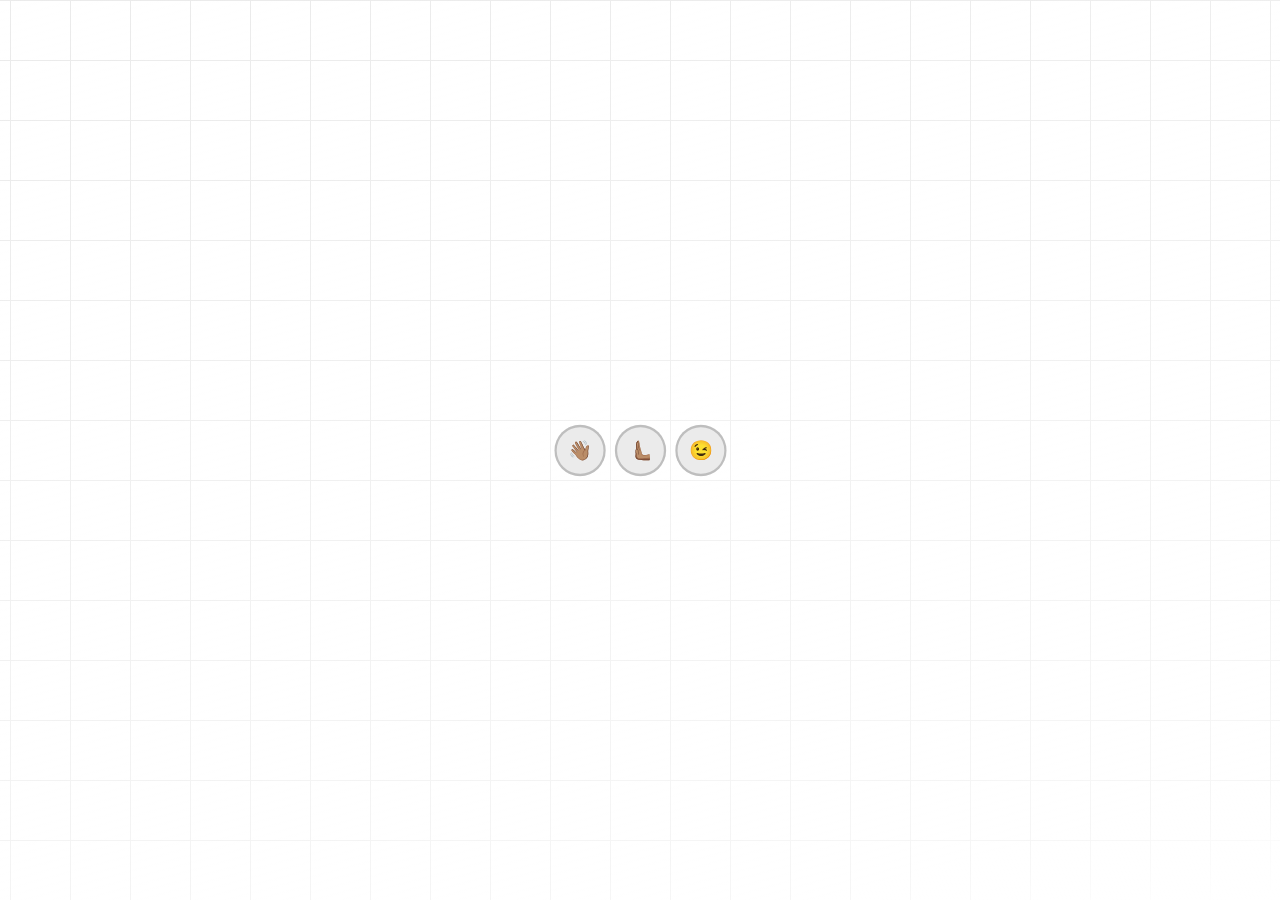
<file: css-interpolate/index.html>
<!DOCTYPE html>
<html lang="en">
  <head>
    <meta charset="UTF-8" />
    <meta name="viewport" content="width=device-width, initial-scale=1.0" />
    <title>CSS Interpolate size</title>
    <link rel="stylesheet" href="./main.css" />
  </head>
  <body>
    <div class="container">
      <button>
        <strong>👋🏽</strong>
        <span>Hey There</span>
      </button>
      <button>
        <strong>🫷🏽</strong>
        <span>Wait</span>
      </button>
      <button>
        <strong>😉</strong>
        <span>Can i know you?</span>
      </button>
    </div>
  </body>
</html>
</file>
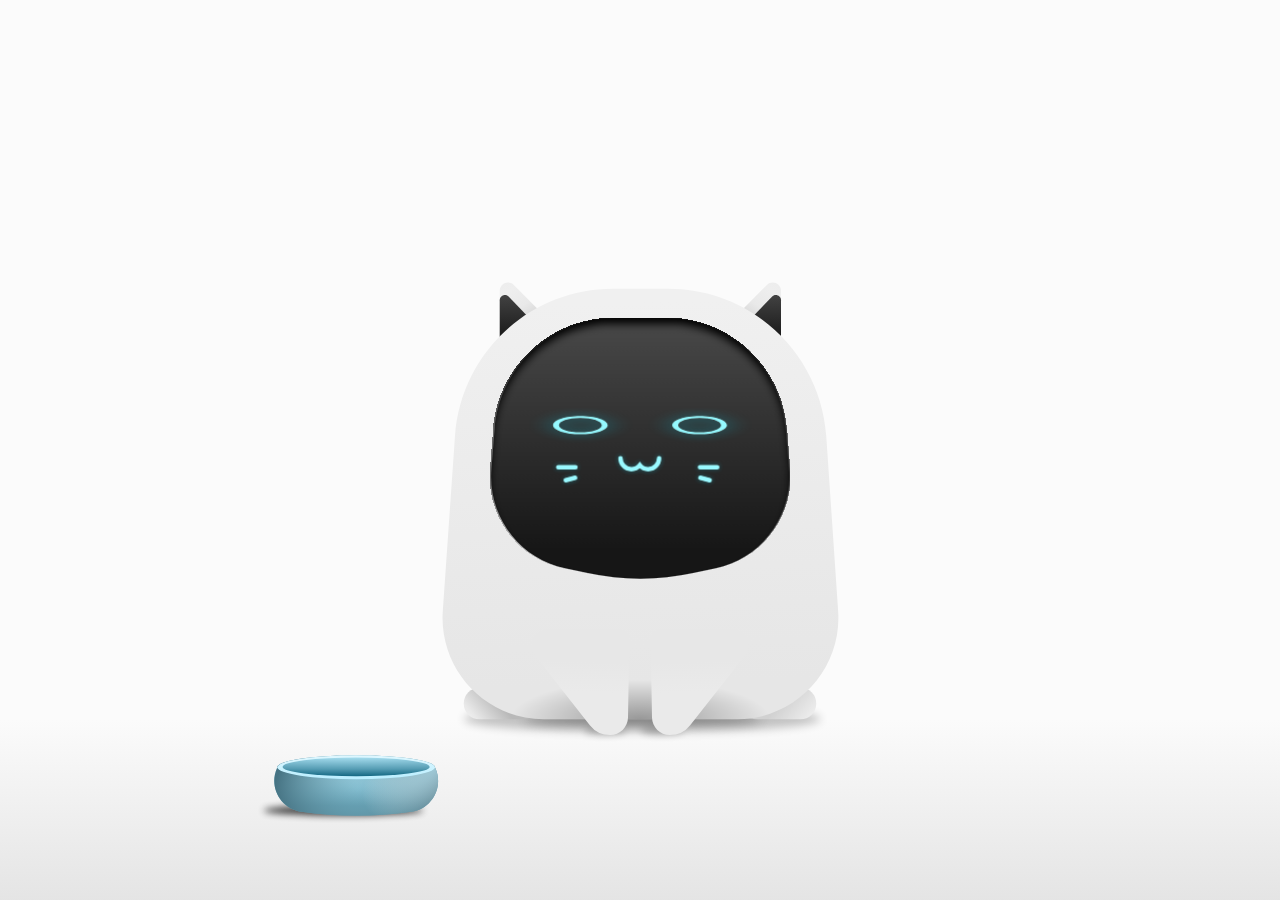
<file: goodboy/index.html>
<!DOCTYPE html>
<html lang="en">
  <head>
    <meta charset="UTF-8" />
    <meta name="viewport" content="width=device-width, initial-scale=1.0" />
    <title>Goodboy</title>
    <link rel="stylesheet" href="./style.css" />
  </head>
  <style></style>

  <body>
    <svg xmlns="http://www.w3.org/2000/svg" fill="none" viewBox="0 0 1600 1200">
      <g filter="url(#a)" opacity=".23">
        <ellipse cx="803" cy="958.5" fill="#000" rx="238" ry="17.5" />
      </g>
      <g filter="url(#b)" opacity=".4">
        <ellipse cx="803" cy="959" fill="#000" rx="159" ry="7" />
      </g>
      <g filter="url(#c)" opacity=".23">
        <ellipse cx="753.5" cy="974.5" fill="#000" rx="27.5" ry="5.5" />
      </g>
      <g filter="url(#d)" opacity=".23">
        <ellipse cx="829.5" cy="974.5" fill="#000" rx="28.5" ry="5.5" />
      </g>
      <rect width="100" height="42" x="565" y="917" fill="url(#e)" rx="21" />
      <rect
        width="100"
        height="42"
        fill="url(#f)"
        rx="21"
        transform="matrix(-1 0 0 1 1035 917)"
      />
      <g id="ear">
        <g id="ear-left">
          <path
            fill="url(#g)"
            d="M613 486.5v-98.828c0-9.816 11.882-14.716 18.802-7.754L694 442.5l-81 44Z"
          />
          <path
            fill="url(#h)"
            d="M613 495.5v-95.124c0-6.303 7.676-9.395 12.045-4.853L676 448.5l-63 47Z"
          />
          <path
            fill="url(#i)"
            d="M613 495.5v-95.124c0-6.303 7.676-9.395 12.045-4.853L676 448.5l-63 47Z"
          />
        </g>
        <g id="ear-right">
          <path
            fill="url(#j)"
            d="M988 486.5v-98.828c0-9.816-11.882-14.716-18.802-7.754L907 442.5l81 44Z"
          />
          <path
            fill="url(#k)"
            d="M988 495.5v-95.124c0-6.303-7.676-9.395-12.045-4.853L925 448.5l63 47Z"
          />
          <path
            fill="url(#l)"
            d="M988 495.5v-95.124c0-6.303-7.676-9.395-12.045-4.853L925 448.5l63 47Z"
          />
        </g>
      </g>
      <path
        fill="url(#m)"
        d="M553.318 581.332C561.024 470.76 652.968 385 763.808 385h74.042c110.98 0 202.99 85.972 210.51 196.697l15.85 233.152C1069.5 892.83 1007.68 959 929.516 959H671.735c-78.253 0-140.113-66.321-134.673-144.385l16.256-233.283Z"
      />
      <path
        fill="url(#n)"
        d="M553.318 581.332C561.024 470.76 652.968 385 763.808 385h74.042c110.98 0 202.99 85.972 210.51 196.697l15.85 233.152C1069.5 892.83 1007.68 959 929.516 959H671.735c-78.253 0-140.113-66.321-134.673-144.385l16.256-233.283Z"
      />
      <path
        fill="url(#o)"
        d="M866.899 966.839A34.522 34.522 0 0 1 839.778 980c-12.982 0-23.568-10.409-23.787-23.389l-1.768-104.892c-.123-7.264 5.733-13.219 12.998-13.219h95.442c18.37 0 28.65 21.183 17.282 35.614l-73.046 92.725Z"
      />
      <path
        fill="url(#p)"
        d="M733.101 966.839A34.522 34.522 0 0 0 760.222 980c12.982 0 23.568-10.409 23.787-23.389l1.768-104.892c.123-7.264-5.733-13.219-12.998-13.219h-95.442c-18.37 0-28.65 21.183-17.282 35.614l73.046 92.725Z"
      />
      <g filter="url(#q)" id="face">
        <path
          fill="url(#r)"
          d="M605.734 572.427C612.297 488.642 682.201 424 766.243 424h68.514c84.042 0 153.946 64.642 160.509 148.427l4.173 53.273c4.901 62.543-37.319 119.029-98.689 132.042l-30.137 6.391a338.018 338.018 0 0 1-140.226 0l-30.137-6.391c-61.37-13.013-103.588-69.499-98.689-132.042l4.173-53.273Z"
        />
      </g>
      <g id="face-components">
        <!-- Eyes -->
        <g id="eye">
          <!-- Left Eye -->
          <g filter="url(#s)" id="left-eye">
            <path
              fill="#95F9FF"
              fill-rule="evenodd"
              d="M720.5 532c-15.74 0-28.5 12.76-28.5 28.5s12.76 28.5 28.5 28.5 28.5-12.76 28.5-28.5-12.76-28.5-28.5-28.5Z 
              M684 560.5c0-20.158 16.342-36.5 36.5-36.5s36.5 16.342 36.5 36.5-16.342 36.5-36.5 36.5-36.5-16.342-36.5-36.5Z"
              clip-rule="evenodd"
            />
          </g>
          <!-- Right Eye -->
          <g filter="url(#t)">
            <path
              fill="#95F9FF"
              fill-rule="evenodd"
              d="M879.5 532c-15.74 0-28.5 12.76-28.5 28.5s12.76 28.5 28.5 28.5 28.5-12.76 28.5-28.5-12.76-28.5-28.5-28.5ZM843 560.5c0-20.158 16.342-36.5 36.5-36.5s36.5 16.342 36.5 36.5-16.342 36.5-36.5 36.5-36.5-16.342-36.5-36.5Z"
              clip-rule="evenodd"
            />
          </g>

          <animateTransform
            id="eyeOpened"
            attributeName="transform"
            type="scale"
            values="1,1;1,1;1,0;1,1;1,0;1,1;1,1"
            keyTimes="0;0.2;0.35;0.5;0.65;0.8;1"
            dur="1s"
            additive="replace"
            fill="freeze"
          />
        </g>

        <!-- Mouth -->
        <g filter="url(#u)">
          <path
            stroke="#99F9FF"
            stroke-linecap="round"
            stroke-width="6"
            d="M774 611c0 8.008 6.492 14.5 14.5 14.5 4.539 0 8.591-2.086 11.25-5.351A14.474 14.474 0 0 0 811 625.5c8.008 0 14.5-6.492 14.5-14.5"
          />
        </g>

        <!-- Kanan -->
        <g filter="url(#v)">
          <path
            stroke="#99F9FF"
            stroke-linecap="round"
            stroke-width="6"
            d="M714 623h-23"
          />
        </g>
        <g filter="url(#w)">
          <path
            stroke="#99F9FF"
            stroke-linecap="round"
            stroke-width="6"
            d="M713.557 637 701 640.365"
          />
        </g>

        <!-- Kiri -->
        <g id="kiri-1" filter="url(#x)">
          <path
            stroke="#99F9FF"
            stroke-linecap="round"
            stroke-width="6"
            d="M880 623h23"
          />
        </g>
        <g id="kiri-2" filter="url(#y)">
          <path
            stroke="#99F9FF"
            stroke-linecap="round"
            stroke-width="6"
            d="M880.443 637 893 640.365"
          />
        </g>
      </g>

      <!-- Plate -->
      <g filter="url(#z)" opacity=".8">
        <ellipse cx="404.5" cy="1080.5" fill="#000" rx="106" ry="6.5" />
      </g>
      <path
        fill="url(#A)"
        d="m526.5 1023 .383.82c11.761 25.24-4.166 54.67-31.726 58.63-48.688 7-98.277 6.98-146.965-.02-27.521-3.95-43.634-33.26-32.092-58.55l.4-.88c0-8.84 47.01-16 105-16s105 7.16 105 16Z"
      />
      <path
        fill="url(#B)"
        d="m526.5 1023 .383.82c11.761 25.24-4.166 54.67-31.726 58.63-48.688 7-98.277 6.98-146.965-.02-27.521-3.95-43.634-33.26-32.092-58.55l.4-.88c0-8.84 47.01-16 105-16s105 7.16 105 16Z"
      />
      <path
        fill="url(#C)"
        fill-opacity=".65"
        d="m526.5 1023 .383.82c11.761 25.24-4.166 54.67-31.726 58.63-48.688 7-98.277 6.98-146.965-.02-27.521-3.95-43.634-33.26-32.092-58.55l.4-.88c0-8.84 47.01-16 105-16s105 7.16 105 16Z"
      />
      <ellipse cx="421.5" cy="1023" fill="url(#D)" rx="105" ry="16" />
      <ellipse cx="421.5" cy="1022.5" fill="url(#E)" rx="98" ry="12.5" />

      <defs>
        <linearGradient
          id="e"
          x1="570"
          x2="605"
          y1="959"
          y2="929"
          gradientUnits="userSpaceOnUse"
        >
          <stop stop-color="#F0F0F0" />
          <stop offset=".212" stop-color="#E9E9E9" />
          <stop offset="1" stop-color="#B9B9B9" />
        </linearGradient>
        <linearGradient
          id="f"
          x1="5"
          x2="40"
          y1="42"
          y2="12"
          gradientUnits="userSpaceOnUse"
        >
          <stop stop-color="#F0F0F0" />
          <stop offset=".212" stop-color="#E9E9E9" />
          <stop offset="1" stop-color="#D1D1D1" />
        </linearGradient>
        <linearGradient
          id="g"
          x1="613"
          x2="658.582"
          y1="377"
          y2="445.448"
          gradientUnits="userSpaceOnUse"
        >
          <stop stop-color="#EDEDED" />
          <stop offset=".196" stop-color="#EEE" />
          <stop offset=".516" stop-color="#E9E9E9" />
          <stop offset="1" stop-color="#C8C8C8" />
        </linearGradient>
        <linearGradient
          id="h"
          x1="657.522"
          x2="602.771"
          y1="386.44"
          y2="440.411"
          gradientUnits="userSpaceOnUse"
        >
          <stop stop-color="#CECECE" />
          <stop offset="1" stop-color="#DBDBDB" stop-opacity=".56" />
        </linearGradient>
        <linearGradient
          id="i"
          x1="639.5"
          x2="639.5"
          y1="383"
          y2="454.837"
          gradientUnits="userSpaceOnUse"
        >
          <stop stop-color="#494949" />
          <stop offset="1" stop-color="#161616" />
        </linearGradient>
        <linearGradient
          id="j"
          x1="988"
          x2="942.418"
          y1="377"
          y2="445.448"
          gradientUnits="userSpaceOnUse"
        >
          <stop stop-color="#EDEDED" />
          <stop offset=".196" stop-color="#EEE" />
          <stop offset=".516" stop-color="#E9E9E9" />
          <stop offset="1" stop-color="#C8C8C8" />
        </linearGradient>
        <linearGradient
          id="k"
          x1="943.478"
          x2="998.229"
          y1="386.44"
          y2="440.411"
          gradientUnits="userSpaceOnUse"
        >
          <stop stop-color="#CECECE" />
          <stop offset="1" stop-color="#DBDBDB" stop-opacity=".56" />
        </linearGradient>
        <linearGradient
          id="l"
          x1="961.5"
          x2="961.5"
          y1="383"
          y2="454.837"
          gradientUnits="userSpaceOnUse"
        >
          <stop stop-color="#494949" />
          <stop offset="1" stop-color="#161616" />
        </linearGradient>
        <linearGradient
          id="m"
          x1="610"
          x2="625.469"
          y1="408.875"
          y2="916.152"
          gradientUnits="userSpaceOnUse"
        >
          <stop stop-color="#F0F0F0" />
          <stop offset="1" stop-color="#E6E6E6" />
        </linearGradient>
        <linearGradient
          id="o"
          x1="852.172"
          x2="849.214"
          y1="978.003"
          y2="882.592"
          gradientUnits="userSpaceOnUse"
        >
          <stop stop-color="#EAEAEA" />
          <stop offset=".574" stop-color="#EAEAEA" />
          <stop offset="1" stop-color="#E7E7E7" />
        </linearGradient>
        <linearGradient
          id="p"
          x1="747.828"
          x2="750.786"
          y1="978.003"
          y2="882.592"
          gradientUnits="userSpaceOnUse"
        >
          <stop stop-color="#EAEAEA" />
          <stop offset=".574" stop-color="#EAEAEA" />
          <stop offset="1" stop-color="#E7E7E7" />
        </linearGradient>
        <linearGradient
          id="r"
          x1="800.5"
          x2="800.5"
          y1="424"
          y2="735"
          gradientUnits="userSpaceOnUse"
        >
          <stop stop-color="#494949" />
          <stop offset="1" stop-color="#161616" />
        </linearGradient>
        <linearGradient
          id="D"
          x1="418.442"
          x2="418.442"
          y1="1005"
          y2="1039"
          gradientUnits="userSpaceOnUse"
        >
          <stop stop-color="#E2F8FF" />
          <stop offset="1" stop-color="#B9EEFF" />
        </linearGradient>
        <filter
          id="filter0_d_1_377"
          x="-13"
          y="0"
          width="139"
          height="73"
          filterUnits="userSpaceOnUse"
          color-interpolation-filters="sRGB"
        >
          <feFlood flood-opacity="0" result="BackgroundImageFix" />
          <feColorMatrix
            in="SourceAlpha"
            type="matrix"
            values="0 0 0 0 0 0 0 0 0 0 0 0 0 0 0 0 0 0 127 0"
            result="hardAlpha"
          />
          <feOffset />
          <feGaussianBlur stdDeviation="16.5" />
          <feComposite in2="hardAlpha" operator="out" />
          <feColorMatrix
            type="matrix"
            values="0 0 0 0 0 0 0 0 0 0.88 0 0 0 0 1 0 0 0 0.45 0"
          />
          <feBlend
            mode="normal"
            in2="BackgroundImageFix"
            result="effect1_dropShadow_1_377"
          />
          <feBlend
            mode="normal"
            in="SourceGraphic"
            in2="effect1_dropShadow_1_377"
            result="shape"
          />
        </filter>
        <filter
          id="a"
          width="502"
          height="61"
          x="552"
          y="928"
          color-interpolation-filters="sRGB"
          filterUnits="userSpaceOnUse"
        >
          <feFlood flood-opacity="0" result="BackgroundImageFix" />
          <feBlend in="SourceGraphic" in2="BackgroundImageFix" result="shape" />
          <feGaussianBlur
            result="effect1_foregroundBlur_1_2"
            stdDeviation="6.5"
          />
        </filter>
        <filter
          id="b"
          width="346"
          height="42"
          x="630"
          y="938"
          color-interpolation-filters="sRGB"
          filterUnits="userSpaceOnUse"
        >
          <feFlood flood-opacity="0" result="BackgroundImageFix" />
          <feBlend in="SourceGraphic" in2="BackgroundImageFix" result="shape" />
          <feGaussianBlur
            result="effect1_foregroundBlur_1_2"
            stdDeviation="7"
          />
        </filter>
        <filter
          id="c"
          width="75"
          height="31"
          x="716"
          y="959"
          color-interpolation-filters="sRGB"
          filterUnits="userSpaceOnUse"
        >
          <feFlood flood-opacity="0" result="BackgroundImageFix" />
          <feBlend in="SourceGraphic" in2="BackgroundImageFix" result="shape" />
          <feGaussianBlur
            result="effect1_foregroundBlur_1_2"
            stdDeviation="5"
          />
        </filter>
        <filter
          id="d"
          width="77"
          height="31"
          x="791"
          y="959"
          color-interpolation-filters="sRGB"
          filterUnits="userSpaceOnUse"
        >
          <feFlood flood-opacity="0" result="BackgroundImageFix" />
          <feBlend in="SourceGraphic" in2="BackgroundImageFix" result="shape" />
          <feGaussianBlur
            result="effect1_foregroundBlur_1_2"
            stdDeviation="5"
          />
        </filter>
        <filter
          id="q"
          width="398.649"
          height="355.485"
          x="601.175"
          y="424"
          color-interpolation-filters="sRGB"
          filterUnits="userSpaceOnUse"
        >
          <feFlood flood-opacity="0" result="BackgroundImageFix" />
          <feBlend in="SourceGraphic" in2="BackgroundImageFix" result="shape" />
          <feColorMatrix
            in="SourceAlpha"
            result="hardAlpha"
            values="0 0 0 0 0 0 0 0 0 0 0 0 0 0 0 0 0 0 127 0"
          />
          <feOffset dy="8" />
          <feGaussianBlur stdDeviation="5.5" />
          <feComposite in2="hardAlpha" k2="-1" k3="1" operator="arithmetic" />
          <feColorMatrix values="0 0 0 0 0 0 0 0 0 0 0 0 0 0 0 0 0 0 1 0" />
          <feBlend in2="shape" result="effect1_innerShadow_1_2" />
        </filter>
        <filter
          id="s"
          width="139"
          height="139"
          x="651"
          y="491"
          color-interpolation-filters="sRGB"
          filterUnits="userSpaceOnUse"
        >
          <feFlood flood-opacity="0" result="BackgroundImageFix" />
          <feColorMatrix
            in="SourceAlpha"
            result="hardAlpha"
            values="0 0 0 0 0 0 0 0 0 0 0 0 0 0 0 0 0 0 127 0"
          />
          <feOffset />
          <feGaussianBlur stdDeviation="16.5" />
          <feComposite in2="hardAlpha" operator="out" />
          <feColorMatrix
            values="0 0 0 0 0 0 0 0 0 0.88 0 0 0 0 1 0 0 0 0.45 0"
          />
          <feBlend in2="BackgroundImageFix" result="effect1_dropShadow_1_2" />
          <feBlend
            in="SourceGraphic"
            in2="effect1_dropShadow_1_2"
            result="shape"
          />
        </filter>
        <filter
          id="t"
          width="139"
          height="139"
          x="810"
          y="491"
          color-interpolation-filters="sRGB"
          filterUnits="userSpaceOnUse"
        >
          <feFlood flood-opacity="0" result="BackgroundImageFix" />
          <feColorMatrix
            in="SourceAlpha"
            result="hardAlpha"
            values="0 0 0 0 0 0 0 0 0 0 0 0 0 0 0 0 0 0 127 0"
          />
          <feOffset />
          <feGaussianBlur stdDeviation="16.5" />
          <feComposite in2="hardAlpha" operator="out" />
          <feColorMatrix
            values="0 0 0 0 0 0 0 0 0 0.88 0 0 0 0 1 0 0 0 0.45 0"
          />
          <feBlend in2="BackgroundImageFix" result="effect1_dropShadow_1_2" />
          <feBlend
            in="SourceGraphic"
            in2="effect1_dropShadow_1_2"
            result="shape"
          />
        </filter>
        <filter
          id="u"
          width="68.5"
          height="31.5"
          x="765.5"
          y="602.5"
          color-interpolation-filters="sRGB"
          filterUnits="userSpaceOnUse"
        >
          <feFlood flood-opacity="0" result="BackgroundImageFix" />
          <feColorMatrix
            in="SourceAlpha"
            result="hardAlpha"
            values="0 0 0 0 0 0 0 0 0 0 0 0 0 0 0 0 0 0 127 0"
          />
          <feOffset />
          <feGaussianBlur stdDeviation="2.75" />
          <feComposite in2="hardAlpha" operator="out" />
          <feColorMatrix
            values="0 0 0 0 0 0 0 0 0 0.88 0 0 0 0 1 0 0 0 0.25 0"
          />
          <feBlend in2="BackgroundImageFix" result="effect1_dropShadow_1_2" />
          <feBlend
            in="SourceGraphic"
            in2="effect1_dropShadow_1_2"
            result="shape"
          />
        </filter>
        <filter
          id="v"
          width="40"
          height="17"
          x="682.5"
          y="614.5"
          color-interpolation-filters="sRGB"
          filterUnits="userSpaceOnUse"
        >
          <feFlood flood-opacity="0" result="BackgroundImageFix" />
          <feColorMatrix
            in="SourceAlpha"
            result="hardAlpha"
            values="0 0 0 0 0 0 0 0 0 0 0 0 0 0 0 0 0 0 127 0"
          />
          <feOffset />
          <feGaussianBlur stdDeviation="2.75" />
          <feComposite in2="hardAlpha" operator="out" />
          <feColorMatrix
            values="0 0 0 0 0 0 0 0 0 0.88 0 0 0 0 1 0 0 0 0.25 0"
          />
          <feBlend in2="BackgroundImageFix" result="effect1_dropShadow_1_2" />
          <feBlend
            in="SourceGraphic"
            in2="effect1_dropShadow_1_2"
            result="shape"
          />
        </filter>
        <filter
          id="w"
          width="29.558"
          height="20.366"
          x="692.499"
          y="628.499"
          color-interpolation-filters="sRGB"
          filterUnits="userSpaceOnUse"
        >
          <feFlood flood-opacity="0" result="BackgroundImageFix" />
          <feColorMatrix
            in="SourceAlpha"
            result="hardAlpha"
            values="0 0 0 0 0 0 0 0 0 0 0 0 0 0 0 0 0 0 127 0"
          />
          <feOffset />
          <feGaussianBlur stdDeviation="2.75" />
          <feComposite in2="hardAlpha" operator="out" />
          <feColorMatrix
            values="0 0 0 0 0 0 0 0 0 0.88 0 0 0 0 1 0 0 0 0.25 0"
          />
          <feBlend in2="BackgroundImageFix" result="effect1_dropShadow_1_2" />
          <feBlend
            in="SourceGraphic"
            in2="effect1_dropShadow_1_2"
            result="shape"
          />
        </filter>
        <filter
          id="x"
          width="40"
          height="17"
          x="871.5"
          y="614.5"
          color-interpolation-filters="sRGB"
          filterUnits="userSpaceOnUse"
        >
          <feFlood flood-opacity="0" result="BackgroundImageFix" />
          <feColorMatrix
            in="SourceAlpha"
            result="hardAlpha"
            values="0 0 0 0 0 0 0 0 0 0 0 0 0 0 0 0 0 0 127 0"
          />
          <feOffset />
          <feGaussianBlur stdDeviation="2.75" />
          <feComposite in2="hardAlpha" operator="out" />
          <feColorMatrix
            values="0 0 0 0 0 0 0 0 0 0.88 0 0 0 0 1 0 0 0 0.25 0"
          />
          <feBlend in2="BackgroundImageFix" result="effect1_dropShadow_1_2" />
          <feBlend
            in="SourceGraphic"
            in2="effect1_dropShadow_1_2"
            result="shape"
          />
        </filter>
        <filter
          id="y"
          width="29.558"
          height="20.366"
          x="871.942"
          y="628.499"
          color-interpolation-filters="sRGB"
          filterUnits="userSpaceOnUse"
        >
          <feFlood flood-opacity="0" result="BackgroundImageFix" />
          <feColorMatrix
            in="SourceAlpha"
            result="hardAlpha"
            values="0 0 0 0 0 0 0 0 0 0 0 0 0 0 0 0 0 0 127 0"
          />
          <feOffset />
          <feGaussianBlur stdDeviation="2.75" />
          <feComposite in2="hardAlpha" operator="out" />
          <feColorMatrix
            values="0 0 0 0 0 0 0 0 0 0.88 0 0 0 0 1 0 0 0 0.25 0"
          />
          <feBlend in2="BackgroundImageFix" result="effect1_dropShadow_1_2" />
          <feBlend
            in="SourceGraphic"
            in2="effect1_dropShadow_1_2"
            result="shape"
          />
        </filter>
        <filter
          id="z"
          width="232"
          height="33"
          x="288.5"
          y="1064"
          color-interpolation-filters="sRGB"
          filterUnits="userSpaceOnUse"
        >
          <feFlood flood-opacity="0" result="BackgroundImageFix" />
          <feBlend in="SourceGraphic" in2="BackgroundImageFix" result="shape" />
          <feGaussianBlur
            result="effect1_foregroundBlur_1_2"
            stdDeviation="5"
          />
        </filter>
        <radialGradient
          id="n"
          cx="0"
          cy="0"
          r="1"
          gradientTransform="matrix(0 52.5 -173.172 0 800.5 959)"
          gradientUnits="userSpaceOnUse"
        >
          <stop stop-opacity=".34" />
          <stop offset="1" stop-opacity="0" />
        </radialGradient>
        <radialGradient
          id="A"
          cx="0"
          cy="0"
          r="1"
          gradientTransform="matrix(0 67.5 -442.969 0 418 1007)"
          gradientUnits="userSpaceOnUse"
        >
          <stop stop-color="#BDEFFF" />
          <stop offset="1" stop-color="#66A3B7" />
        </radialGradient>
        <radialGradient
          id="B"
          cx="0"
          cy="0"
          r="1"
          gradientTransform="matrix(-111 0 0 -75.5433 424.5 1052)"
          gradientUnits="userSpaceOnUse"
        >
          <stop stop-color="#6FA0AE" stop-opacity="0" />
          <stop offset="1" stop-color="#467383" />
        </radialGradient>
        <radialGradient
          id="C"
          cx="0"
          cy="0"
          r="1"
          gradientTransform="matrix(-92.49994 49.50038 -27.33538 -51.08084 526 1026)"
          gradientUnits="userSpaceOnUse"
        >
          <stop stop-color="#CAF2FF" />
          <stop offset="1" stop-color="#fff" stop-opacity="0" />
        </radialGradient>
        <radialGradient
          id="E"
          cx="0"
          cy="0"
          r="1"
          gradientTransform="matrix(0 29.6875 -510.129 0 418.646 1005.31)"
          gradientUnits="userSpaceOnUse"
        >
          <stop stop-color="#BDEFFF" />
          <stop offset=".681" stop-color="#559CB3" />
          <stop offset="1" stop-color="#136883" />
        </radialGradient>
      </defs>
    </svg>

    <script src="./main.js"></script>
  </body>
</html>
</file>
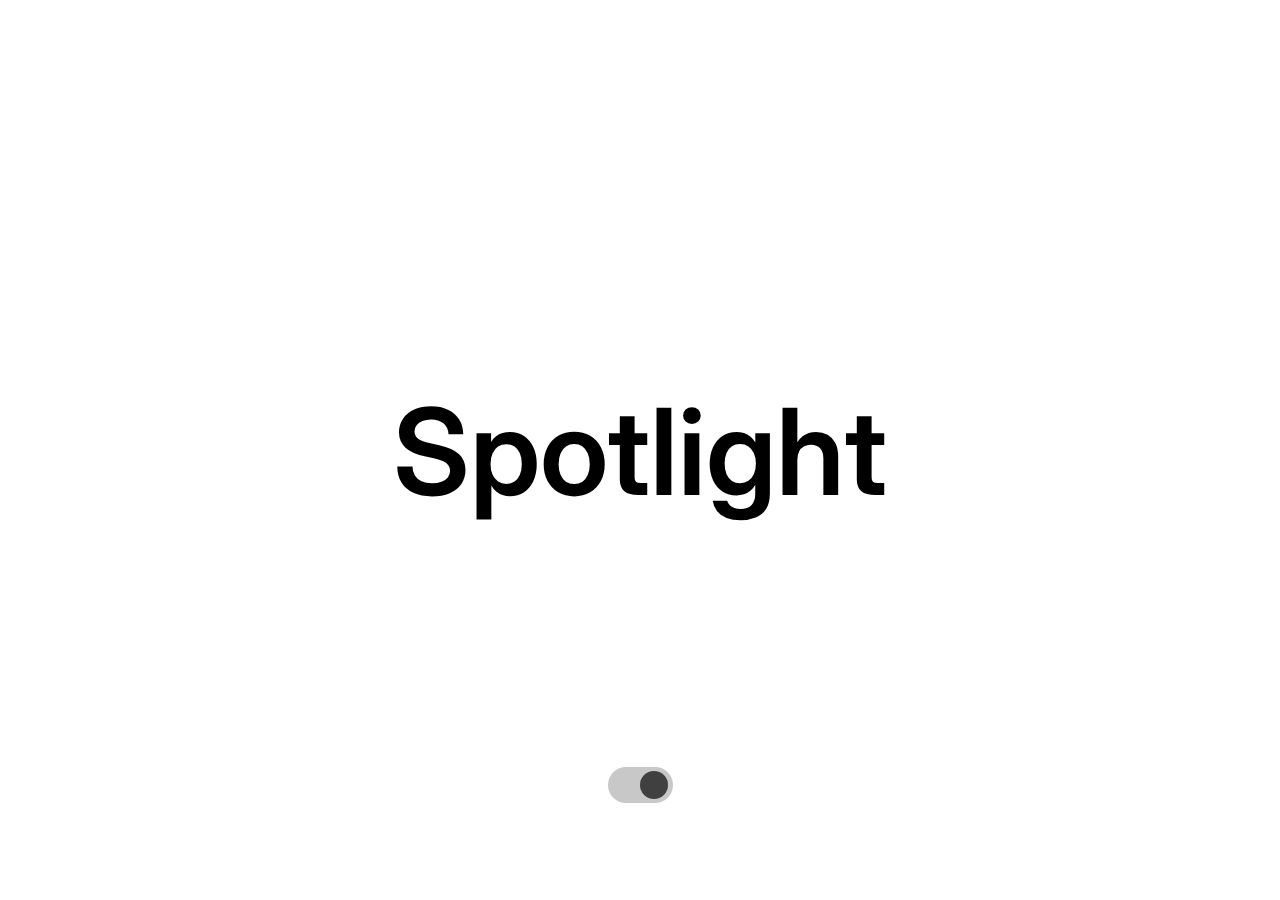
<file: spotlight/index.html>
<!DOCTYPE html>
<html lang="en">
  <head>
    <meta charset="UTF-8" />
    <meta name="viewport" content="width=device-width, initial-scale=1.0" />
    <title>Spotlight</title>
    <link rel="stylesheet" href="./style.css" />
  </head>
  <body>
    <div id="container">
      <div class="content">
        <svg>
          <defs>
            <clipPath id="rect-clip">
              <ellipse id="clipped" cx="0" cy="0" rx="190" ry="390"></ellipse>
            </clipPath>
            <radialGradient id="a" cx="50%" cy="50%" r="50%" fx="50%" fy="50%">
              <stop
                offset="0%"
                stop-color="rgb(var(--bg-color))"
                stop-opacity="0"
              ></stop>
              <stop
                offset="20%"
                stop-color="rgb(var(--bg-color))"
                stop-opacity="0"
              ></stop>
              <stop offset="80%" stop-color="rgba(var(--bg-color), 0.8)"></stop>
              <stop offset="95%" stop-color="rgb(var(--bg-color))"></stop>
            </radialGradient>
          </defs>
          <text
            x="50%"
            y="55%"
            id="text"
            text-anchor="middle"
            dominant-baseline="baseline"
            font-size="clamp(2rem, 15vw, 120px)"
            font-weight="600"
            clip-path="url(#rect-clip)"
          >
            Spotlight
          </text>
          <ellipse
            id="feather"
            cx="0"
            cy="0"
            fill="url(#a)"
            rx="200"
            ry="400"
          ></ellipse>
        </svg>
        <div class="bar">
          <div class="toogle">
            <input type="checkbox" id="switch" checked />
            <label for="switch"></label>
          </div>
        </div>
      </div>
    </div>
    <script>
      const followClipped = document.querySelector("#clipped");
      const followFeather = document.querySelector("#feather");
      const switchBtn = document.querySelector("#switch");
      const text = document.querySelector("#text");
      const svgElement = document.querySelector("svg");
      let isOn = true,
        isHovered = false;

      const toggleLight = () => {
        isOn = switchBtn.checked;
        text.setAttribute("clip-path", isOn ? "none" : "url(#rect-clip)");
        svgElement.classList.toggle("on", isOn);
      };

      window.onload = () => {
        toggleLight();
      };

      switchBtn.addEventListener("change", () => {
        toggleLight();
      });

      svgElement.addEventListener("mouseenter", () => (isHovered = true));
      svgElement.addEventListener("mouseleave", () => (isHovered = false));

      svgElement.addEventListener("mousemove", (e) => {
        if (isOn) return;
        [followClipped, followFeather].forEach((el) => {
          el.setAttribute("cx", e.clientX);
          el.setAttribute("cy", e.clientY);
        });
      });
    </script>
  </body>
</html>
</file>
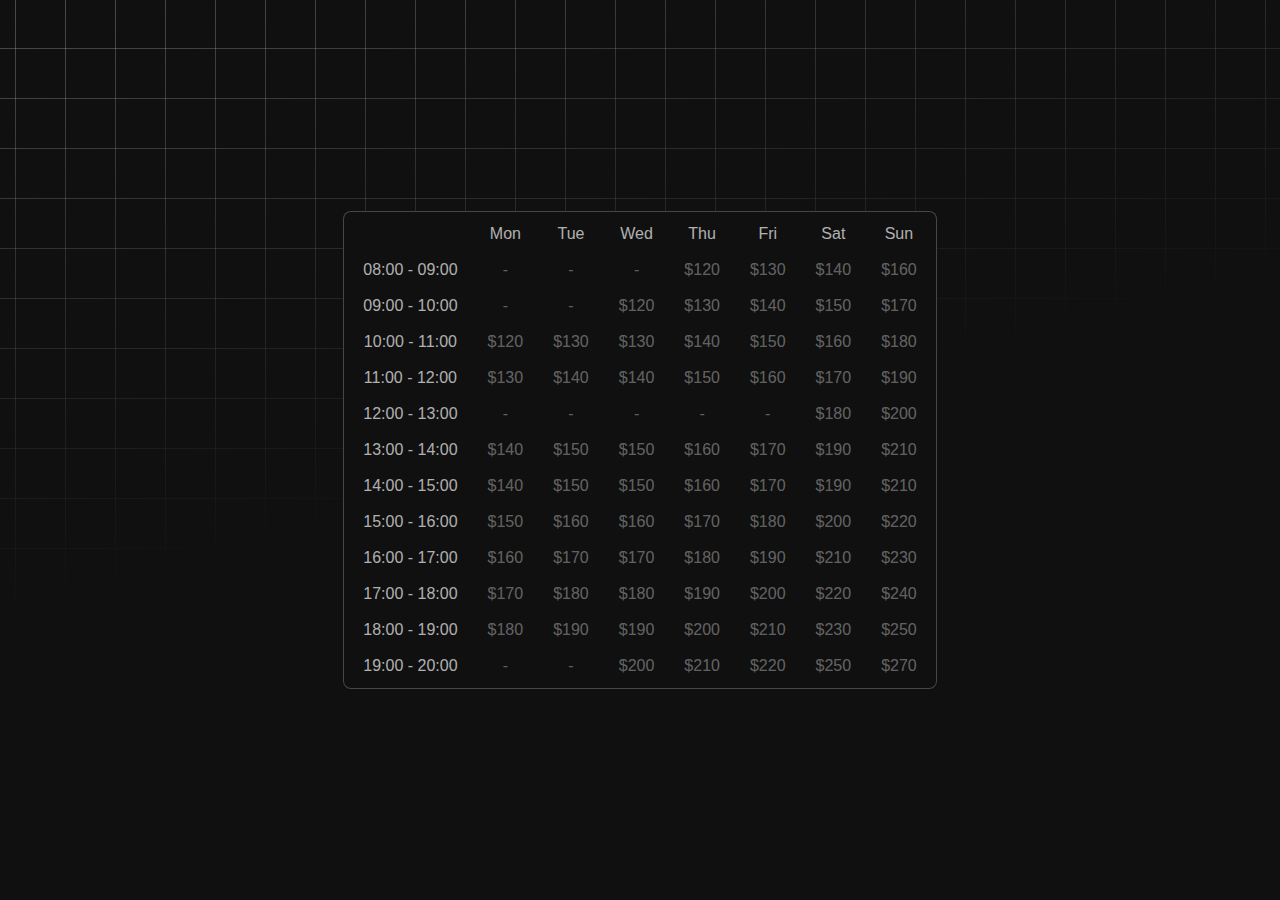
<file: table-cell/index.html>
<!DOCTYPE html>
<html lang="en">
  <head>
    <meta charset="UTF-8" />
    <meta name="viewport" content="width=device-width, initial-scale=1.0" />
    <title>Table Cell</title>
    <link rel="stylesheet" href="main.css" />
  </head>
  <body>
    <section>
      <div class="table-scroll">
        <table>
          <tr>
            <th></th>
            <th>Mon</th>
            <th>Tue</th>
            <th>Wed</th>
            <th>Thu</th>
            <th>Fri</th>
            <th>Sat</th>
            <th>Sun</th>
          </tr>
          <tr>
            <th>08:00 - 09:00</th>
            <td class="unavailable">-</td>
            <td class="unavailable">-</td>
            <td class="unavailable">-</td>
            <td>$120</td>
            <td>$130</td>
            <td>$140</td>
            <td>$160</td>
          </tr>
          <tr>
            <th>09:00 - 10:00</th>
            <td class="unavailable">-</td>
            <td class="unavailable">-</td>
            <td>$120</td>
            <td>$130</td>
            <td>$140</td>
            <td>$150</td>
            <td>$170</td>
          </tr>
          <tr>
            <th>10:00 - 11:00</th>
            <td>$120</td>
            <td>$130</td>
            <td>$130</td>
            <td>$140</td>
            <td>$150</td>
            <td>$160</td>
            <td>$180</td>
          </tr>
          <tr>
            <th>11:00 - 12:00</th>
            <td>$130</td>
            <td>$140</td>
            <td>$140</td>
            <td>$150</td>
            <td>$160</td>
            <td>$170</td>
            <td>$190</td>
          </tr>
          <tr>
            <th>12:00 - 13:00</th>
            <td class="unavailable">-</td>
            <td class="unavailable">-</td>
            <td class="unavailable">-</td>
            <td class="unavailable">-</td>
            <td class="unavailable">-</td>
            <td>$180</td>
            <td>$200</td>
          </tr>
          <tr>
            <th>13:00 - 14:00</th>
            <td>$140</td>
            <td>$150</td>
            <td>$150</td>
            <td>$160</td>
            <td>$170</td>
            <td>$190</td>
            <td>$210</td>
          </tr>
          <tr>
            <th>14:00 - 15:00</th>
            <td>$140</td>
            <td>$150</td>
            <td>$150</td>
            <td>$160</td>
            <td>$170</td>
            <td>$190</td>
            <td>$210</td>
          </tr>
          <tr>
            <th>15:00 - 16:00</th>
            <td>$150</td>
            <td>$160</td>
            <td>$160</td>
            <td>$170</td>
            <td>$180</td>
            <td>$200</td>
            <td>$220</td>
          </tr>
          <tr>
            <th>16:00 - 17:00</th>
            <td>$160</td>
            <td>$170</td>
            <td>$170</td>
            <td>$180</td>
            <td>$190</td>
            <td>$210</td>
            <td>$230</td>
          </tr>
          <tr>
            <th>17:00 - 18:00</th>
            <td>$170</td>
            <td>$180</td>
            <td>$180</td>
            <td>$190</td>
            <td>$200</td>
            <td>$220</td>
            <td>$240</td>
          </tr>
          <tr>
            <th>18:00 - 19:00</th>
            <td>$180</td>
            <td>$190</td>
            <td>$190</td>
            <td>$200</td>
            <td>$210</td>
            <td>$230</td>
            <td>$250</td>
          </tr>
          <tr>
            <th>19:00 - 20:00</th>
            <td class="unavailable">-</td>
            <td class="unavailable">-</td>
            <td>$200</td>
            <td>$210</td>
            <td>$220</td>
            <td>$250</td>
            <td>$270</td>
          </tr>
        </table>
      </div>
    </section>

    <script type="module">
      import { Pane } from "https://cdn.skypack.dev/tweakpane@4.0.4";

      const config = {
        theme: "dark",
        hue: Math.floor(Math.random() * 359),
      };

      const ctrl = new Pane({
        title: "Config",
        expanded: false,
      });

      const update = () => {
        document.documentElement.dataset.theme = config.theme;
        document.documentElement.style.setProperty("--hue", config.hue);
      };

      const sync = (event) => {
        if (
          !document.startViewTransition ||
          event.target.controller.view.labelElement.innerText !== "Theme"
        )
          return update();
        document.startViewTransition(() => update());
      };

      ctrl.addBinding(config, "hue", {
        min: 0,
        max: 359,
        step: 1,
        label: "hue",
      });

      ctrl.addBinding(config, "theme", {
        label: "Theme",
        options: {
          System: "system",
          Light: "light",
          Dark: "dark",
        },
      });

      ctrl.on("change", sync);
      update();
    </script>
  </body>
</html>
</file>
<file: css-interpolate/main.css>
@import url("https://fonts.googleapis.com/css2?family=Noto+Color+Emoji&family=Noto+Emoji:wght@300..700&display=swap");

:root {
  interpolate-size: allow-keywords;
}

:root {
  --text: light-dark(#000000, #ffffff);
  --text-fade: light-dark(#00000030, #ffffff15);
  --btn-bg: light-dark(#ebebeb, #2b2b2b);
  --bg: light-dark(#ffffff, #121212);
  --bg-fade: light-dark(#ffffff90, #12121290);
  color-scheme: light dark;
}
body {
  margin: 0;
  height: 100dvh;
  align-content: center;
  justify-items: center;
  width: 100vw;
  cursor: default !important;
  background-color: var(--bg);
  background: linear-gradient(to right, var(--btn-bg) 1px, transparent 1px),
    linear-gradient(to bottom, var(--btn-bg) 1px, transparent 1px);
  background-size: 60px 60px;
  background-position: center;
  position: relative;
  display: grid; /* Not compatible browsers*/

  &::after {
    content: "";
    position: fixed;
    top: 0;
    left: 0;
    width: 100%;
    height: 100%;
    z-index: -1;
    background: linear-gradient(
      165deg,
      transparent,
      var(--bg-fade) 90%,
      var(--bg)
    );
  }
}

.container {
  scale: 1.14;
  button {
    margin: 2px;
    width: 45px;
    height: 45px;
    padding: 0 10px;
    white-space: nowrap;
    overflow: clip;
    transition: 0.3s width;
    font-size: 17px;
    border-radius: 10rem;
    border: 2px solid var(--text-fade);
    background-color: var(--btn-bg);
    font-weight: 500;
    color: var(--text);

    span {
      margin: 0 6px;
    }
    strong {
      font-family: "Noto Color Emoji", sans-serif;
      font-weight: 700;
    }

    &:hover {
      strong {
        font-family: "Noto Emoji", sans-serif;
      }
      width: fit-content;
    }
  }
}
</file>
<file: goodboy/style.css>
:root {
  --face-transform: translateY(0);
}

body {
  margin: 0;
  display: grid;
  background-image: linear-gradient(to bottom, #fbfbfb 80%, #cacaca80);
  height: 100dvh;
}
svg {
  width: 100%;
  height: 100%;
}

#face,
#face-components,
#ear {
  transition: transform 0.4s ease-out;
  transform: var(--face-transform) var(--transform-3d);
  perspective: 400;
}

#face {
  cursor: pointer;
}

.close #eye-close {
  visibility: visible;
  transform: scaleY(1.2) translateY(-7.8%);
}

#eye {
  transform-origin: 50% 47.5%;
}

#face {
  --transform-3d: translate3d(0, 0, 0);
}
#face-components {
  --transform-3d: translate3d(0, 0, 0);
}
</file>
<file: spotlight/style.css>
@import url("https://fonts.googleapis.com/css2?family=Inter:ital,opsz,wght@0,14..32,100..900;1,14..32,100..900&display=swap");
:root {
  --bg-color: 0, 0, 0;
  --text-color: 240, 240, 240;
  --toogle-color: 240, 240, 240;
  --fg-color: 43, 42, 51;
  color-scheme: light dark;
}

body {
  height: 100vh;
  margin: 0;
  display: grid;
  background: rgb(var(--bg-color));
  font-family: "Inter", sans-serif;
}

#container,
.content {
  display: grid;
}

.content {
  align-self: center;
  position: relative;
}

svg {
  width: 100%;
  height: 100dvh;
  background: rgb(var(--bg-color));
  box-sizing: border-box;
}
svg > * {
  opacity: 0;
}
svg:hover > *, svg.on > * {
  opacity: 1;
}
svg text {
  fill: rgb(var(--text-color));
}
svg.on {
  animation: blur-out 0.9s forwards;
  animation-timing-function: cubic-bezier(0.8, 0.05, 0.265, 1.225);
}
svg.on #feather {
  display: none;
}
svg.on text {
  text-shadow: 0 0 500px #ffffff;
}

.bar {
  position: absolute;
  bottom: 0;
  width: 100%;
  height: clamp(80px, 30vh, 250px);
  display: grid;
  align-content: center;
  justify-content: center;
}
.bar input {
  visibility: hidden;
}
.bar input:checked + label {
  background: rgb(var(--fg-color));
}
.bar input:checked + label::after {
  opacity: 0.8;
  margin-left: 50%;
  transform: translateX(0%);
}
.bar label {
  cursor: pointer;
  display: grid;
  width: 65px;
  padding: 4px;
  border-radius: 10rem;
  transition: 0.3s cubic-bezier(0.8, 0.05, 0.265, 1.225);
  background: rgba(var(--fg-color), 0.8);
  box-sizing: border-box;
}
.bar label::after {
  content: "";
  display: block;
  height: 28px;
  aspect-ratio: 1;
  border-radius: 50%;
  background: rgb(var(--toogle-color));
  opacity: 0.4;
  transition: inherit;
}

@keyframes blur-out {
  from {
    filter: blur(5px) opacity(0);
  }
  to {
    filter: none;
  }
}
@media screen and (min-width: 1840px) {
  .bar {
    height: clamp(200px, 30vh, 500px);
  }
}
@media (prefers-color-scheme: light) {
  :root {
    --bg-color: 255, 255, 255;
    --text-color: 0, 0, 0;
    --fg-color: 200, 200, 200;
    --toogle-color: 30, 30, 30;
  }
}/*# sourceMappingURL=style.css.map */
</file>
<file: table-cell/main.css>
:root {
  --bg-color: 16, 16, 16;
  --text-color: 231, 231, 231;
  --fg-color: 231, 231, 231;
  --th-fade-factor: 0.75;
  --td-fade-factor: 0.4;
  color-scheme: light dark;
}
@media (prefers-color-scheme: dark) {
  :root {
    --bg-color: 16, 16, 16;
    --text-color: 231, 231, 231;
    --fg-color: 231, 231, 231;
  }
}
:root[data-theme=dark] {
  --bg-color: 16, 16, 16;
  --text-color: 231, 231, 231;
  --fg-color: 231, 231, 231;
}
:root[data-theme=light] {
  --bg-color: 250, 250, 250;
  --text-color: 0, 0, 0;
  --fg-color: 55, 55, 55;
}

html,
body {
  margin: 0;
  background: rgb(var(--bg-color));
  color: rgb(var(--text-color));
  font-family: sans-serif;
}

body {
  height: 100dvh;
  width: 100vw;
  background: linear-gradient(to right, rgba(var(--fg-color), 0.3) 1px, transparent 1px), linear-gradient(to bottom, rgba(var(--fg-color), 0.3) 1px, transparent 1px);
  background-size: 50px 50px;
  background-position: center -2px;
  display: flex;
  justify-content: center;
  align-items: center;
  padding: 12px;
  box-sizing: border-box;
}
body::before {
  content: "";
  position: absolute;
  top: 0;
  left: 0;
  width: 100%;
  height: 100%;
  z-index: 0;
  background: linear-gradient(165deg, rgba(var(--bg-color), 0.1), rgba(var(--bg-color)) 50%);
}

section {
  position: relative;
  display: flex;
  justify-self: center;
  padding: 4px;
  box-sizing: border-box;
  background-color: rgba(var(--bg-color));
  border: 1px solid rgba(var(--fg-color), 0.25);
  border-radius: 8px;
  max-height: 100%;
  max-width: 100%;
}
section .table-scroll {
  max-height: 100%;
  overflow-x: auto;
  scrollbar-width: thin;
  scrollbar-color: rgba(var(--fg-color), 0.1) rgba(var(--bg-color));
}
section .table-scroll:hover {
  scrollbar-color: rgba(var(--fg-color), 0.2) rgba(var(--bg-color));
}

table {
  text-align: center;
  font-size: 1rem;
  font-weight: 500;
  border-spacing: 0;
  --sibling: oklch(0.5 0.1 calc(var(--hue) * 1deg) / 0.4);
  --hovered: oklch(0.5 0.2 calc(var(--hue) * 1deg) / 0.8);
}
table:not(:hover) td,
table:not(:hover) th {
  transition: 200ms color;
}
table tr {
  height: 36px;
}
table tr th {
  top: 0;
  position: sticky;
  z-index: 0;
}
table tr:first-of-type th:first-of-type {
  z-index: 1;
}
table tr > * {
  padding: 0 15px;
  box-sizing: border-box;
  white-space: nowrap;
}
table tr td {
  width: 64px;
  color: rgba(var(--text-color), var(--td-fade-factor));
}
table tr td:hover {
  --td-fade-factor: 1 !important;
  font-weight: 600;
  background: var(--hovered);
}
table tr th {
  font-weight: 450;
  position: sticky;
  left: 0;
  color: rgba(var(--text-color), var(--th-fade-factor));
  background-color: rgb(var(--bg-color));
}
table:has(td:nth-of-type(1):hover) td,
table:has(td:nth-of-type(1):hover) th {
  --th-fade-factor: 0.2;
  --td-fade-factor: 0.2;
}
table:has(td:nth-of-type(1):hover) tr:not(:first-of-type):has(~ tr:hover) td:nth-of-type(1) {
  --td-fade-factor: 1;
  background: var(--sibling);
}
table:has(td:nth-of-type(1):hover) tr:has(~ tr:hover) th:nth-of-type(2) {
  --th-fade-factor: 1;
}
table:has(td:nth-of-type(2):hover) td,
table:has(td:nth-of-type(2):hover) th {
  --th-fade-factor: 0.2;
  --td-fade-factor: 0.2;
}
table:has(td:nth-of-type(2):hover) tr:not(:first-of-type):has(~ tr:hover) td:nth-of-type(2) {
  --td-fade-factor: 1;
  background: var(--sibling);
}
table:has(td:nth-of-type(2):hover) tr:has(~ tr:hover) th:nth-of-type(3) {
  --th-fade-factor: 1;
}
table:has(td:nth-of-type(3):hover) td,
table:has(td:nth-of-type(3):hover) th {
  --th-fade-factor: 0.2;
  --td-fade-factor: 0.2;
}
table:has(td:nth-of-type(3):hover) tr:not(:first-of-type):has(~ tr:hover) td:nth-of-type(3) {
  --td-fade-factor: 1;
  background: var(--sibling);
}
table:has(td:nth-of-type(3):hover) tr:has(~ tr:hover) th:nth-of-type(4) {
  --th-fade-factor: 1;
}
table:has(td:nth-of-type(4):hover) td,
table:has(td:nth-of-type(4):hover) th {
  --th-fade-factor: 0.2;
  --td-fade-factor: 0.2;
}
table:has(td:nth-of-type(4):hover) tr:not(:first-of-type):has(~ tr:hover) td:nth-of-type(4) {
  --td-fade-factor: 1;
  background: var(--sibling);
}
table:has(td:nth-of-type(4):hover) tr:has(~ tr:hover) th:nth-of-type(5) {
  --th-fade-factor: 1;
}
table:has(td:nth-of-type(5):hover) td,
table:has(td:nth-of-type(5):hover) th {
  --th-fade-factor: 0.2;
  --td-fade-factor: 0.2;
}
table:has(td:nth-of-type(5):hover) tr:not(:first-of-type):has(~ tr:hover) td:nth-of-type(5) {
  --td-fade-factor: 1;
  background: var(--sibling);
}
table:has(td:nth-of-type(5):hover) tr:has(~ tr:hover) th:nth-of-type(6) {
  --th-fade-factor: 1;
}
table:has(td:nth-of-type(6):hover) td,
table:has(td:nth-of-type(6):hover) th {
  --th-fade-factor: 0.2;
  --td-fade-factor: 0.2;
}
table:has(td:nth-of-type(6):hover) tr:not(:first-of-type):has(~ tr:hover) td:nth-of-type(6) {
  --td-fade-factor: 1;
  background: var(--sibling);
}
table:has(td:nth-of-type(6):hover) tr:has(~ tr:hover) th:nth-of-type(7) {
  --th-fade-factor: 1;
}
table:has(td:nth-of-type(7):hover) td,
table:has(td:nth-of-type(7):hover) th {
  --th-fade-factor: 0.2;
  --td-fade-factor: 0.2;
}
table:has(td:nth-of-type(7):hover) tr:not(:first-of-type):has(~ tr:hover) td:nth-of-type(7) {
  --td-fade-factor: 1;
  background: var(--sibling);
}
table:has(td:nth-of-type(7):hover) tr:has(~ tr:hover) th:nth-of-type(8) {
  --th-fade-factor: 1;
}
table td:has(~ td:hover) {
  --td-fade-factor: 1 !important;
  background: var(--sibling);
}
table th:has(~ td:hover) {
  --th-fade-factor: 1 !important;
}

.tp-dfwv {
  z-index: 10;
}/*# sourceMappingURL=main.css.map */
</file>
